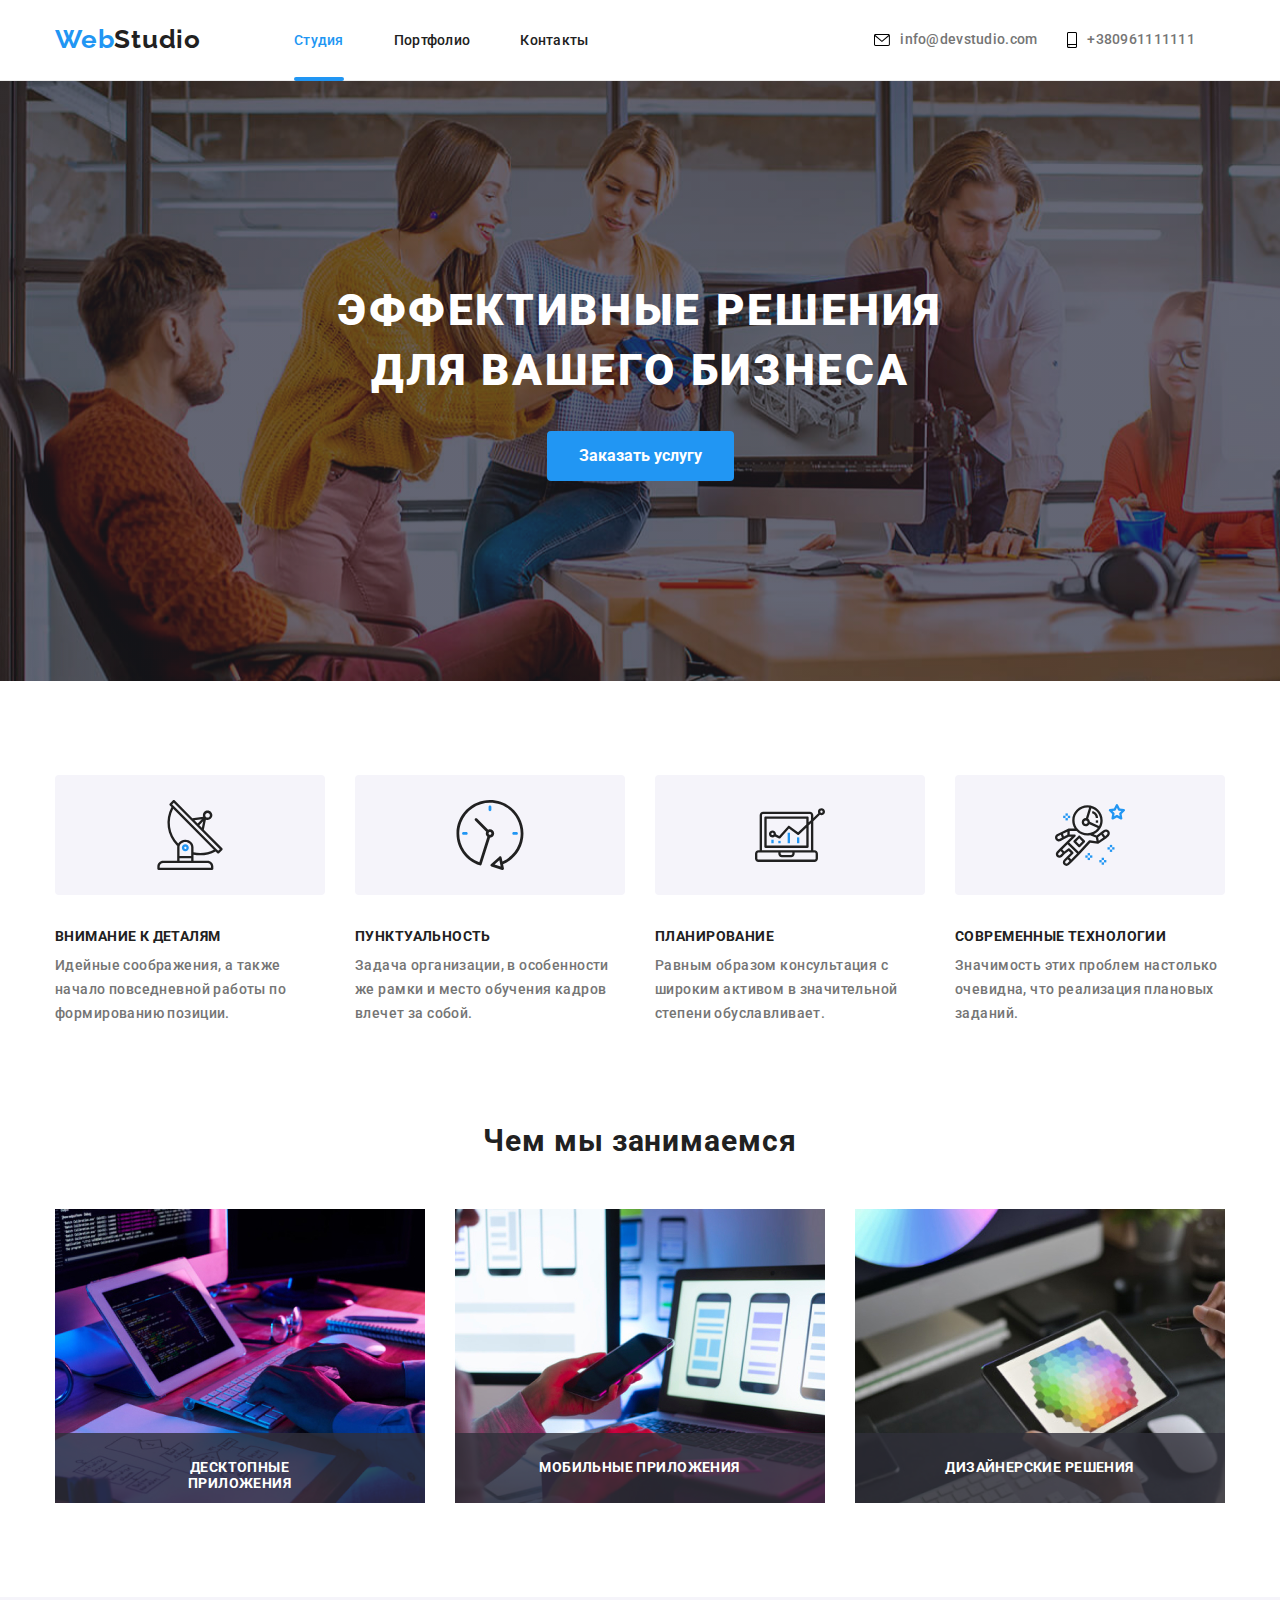
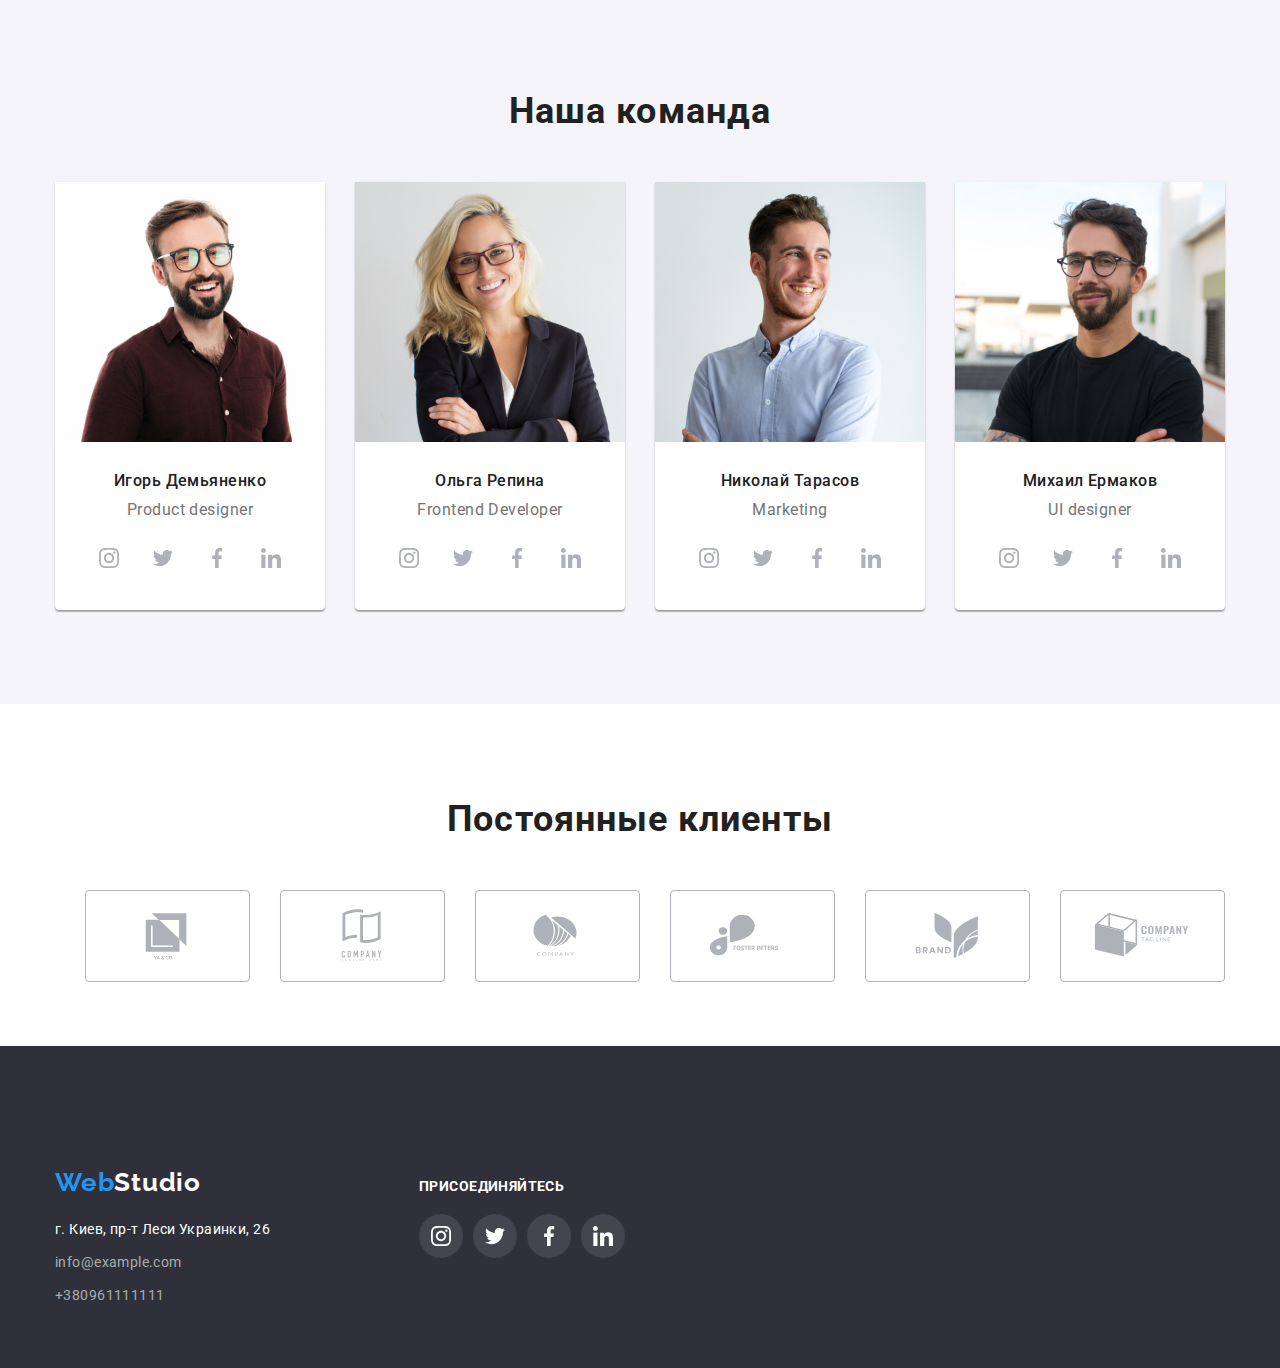
<file: index.html>
<!DOCTYPE html>
<html lang="en">
  <head>
    <meta charset="UTF-8" />
    <meta http-equiv="X-UA-Compatible" content="IE=edge" />
    <meta name="viewport" content="width=device-width, initial-scale=1.0" />
    <title>WebStudio</title>
    <link
      rel="stylesheet"
      href="https://cdnjs.cloudflare.com/ajax/libs/modern-normalize/1.0.0/modern-normalize.min.css"
    />
    <link rel="stylesheet" type="text/css" href="./css/styles.css" />

    <link rel="preconnect" href="https://fonts.googleapis.com" />
    <link rel="preconnect" href="https://fonts.gstatic.com" crossorigin />
    <link
      href="https://fonts.googleapis.com/css2?family=Raleway:wght@700&family=Roboto:wght@100;400;500;700;900&display=swap"
      rel="stylesheet"
    />
  </head>
  <body class="page">
    <!-- Header -->
    <header class="header">
      <div class="container header-container">
        <nav class="site-nav">
          <a href="./index.html" lang="en" class="logo">
            <span> Web</span>Studio
          </a>

          <ul class="site-nav">
            <li class="nav-item">
              <a href="./index.html" class="nav-link current"> Студия </a>
            </li>

            <li class="portfolio nav-item">
              <a href="./portfolio.html" class="nav-link">Портфолио</a>
            </li>
            <li class="contacts nav-item">
              <a href="" class="nav-link">Контакты</a>
            </li>
          </ul>
        </nav>

        <ul class="contact-list">
          <li class="contact-list-item">
            <a class="contact-link" href="mailto:info@devstudio.com"
              ><svg class="contact-icon" width="16" height="12">
                <use href="./images/sprite.svg#icon-envelope"></use>
              </svg>
              <span>info@devstudio.com</span>
            </a>
          </li>
          <li class="contact-list-item">
            <a href="" class="contact-link">
              <svg class="contact-icon" width="10" height="16">
                <use href="./images/sprite.svg#icon-smartphone"></use>
              </svg>
              <span>+380961111111</span>
            </a>
          </li>
        </ul>
      </div>
    </header>
    <main>
      <!-- HERO -->
      <section class="hero">
        <div class="container">
          <div class="hero-container">
            <h1 class="hero-text">Эффективные решения для вашего бизнеса</h1>
            <button class="button " data-modal-open type="button">Заказать услугу</button>

</div>
        </div>
      </section>

      <!-- OUR ADVANTAGES -->
      <section class="section advantages section-title">
        <div class="container">
          <!-- hidden heading -->
          <h2 hidden>Наши преймущества</h2>


          <ul class="advantages-list">
            <li class="advantages-item icon-antena">
              <!-- <div>
                <svg class="antena" width="270" height="120">
                  <use href="./images/antena.svg"></use>
                </svg>
              </div> -->
              <div class="our-advantages">
                <h3 class="advantages-title">Внимание к деталям</h3>
                <p class="advantages-text">
                  Идейные соображения, а также начало повседневной работы по
                  формированию позиции.
                </p>
              </div>
            </li>

            <li class="advantages-item icon-clock">
              <div class="our-advantages">
                <h3 class="advantages-title">Пунктуальность</h3>
                <p class="advantages-text">
                  Задача организации, в особенности же рамки и место обучения
                  кадров влечет за собой.
                </p>
              </div>
            </li>

            <li class="advantages-item icon-diagram">
              <div class="our-advantages">
                <h3 class="advantages-title">Планирование</h3>
                <p class="advantages-text">
                  Равным образом консультация с широким активом в значительной
                  степени обуславливает.
                </p>
              </div>
            </li>

            <li class="advantages-item icon-astronaut">
              <div class="our-advantages">
                <h3 class="advantages-title">Современные технологии</h3>
                <p class="advantages-text">
                  Значимость этих проблем настолько очевидна, что реализация
                  плановых заданий.
                </p>
              </div>
            </li>
          </ul>
        </div>
      </section>
      <!-- WHAT WE DO -->
      <section class="section what-we-do-title">
        <div class="container">
          <h2 class="what-we-do">Чем мы занимаемся</h2>
          <ul class="our-job">
            <li class="our-job-item list">
              <img
                class="img-1"
                src="./images/img-1.jpg"
                alt="Печатает на клавиатуре"
                width="370"
                height="294"
              />
              <p class="text-overlay">Десктопные приложения</p>
            </li>

            <li class="our-job-item list">
              <img
                class="img-2"
                src="./images/img-2.jpg"
                alt="Ноутбук и планшет"
                width="370"
                height="294"
              />
              <p class="text-overlay">Мобильные приложения</p>
            </li>

            <li class="our-job-item list">
              <img
                class="img-3"
                src="./images/img-3.jpg"
                alt="Планшет и цветовая форма"
                width="370"
                height="294"
              />
              <p class="text-overlay">Дизайнерские решения</p>
            </li>
          </ul>
        </div>
      </section>

      <section class="section team-section list">
        <!-- OUR TEAM -->
        <div class="container">
          <h2 class="heading-team">Наша команда</h2>
          <ul class="team-members">
            <li class="team-item">
            
                <img
                  src="./images/img-4.jpg"
                  alt="Игорь Демьяненко"
                  width="270"
                  height="260"
                />

                <div class="team-names">
                  <h3 class="item-name">Игорь Демьяненко</h3>
                  <p lang="en" class="item-job">Product designer</p>
                  <ul class="social-list">
                  <li class="social-list-item">
                    <a href="" class="social-list-link">
                      <svg class="social-list-icon" width="20" height="20">
                        <use href="./images/sprite.svg#icon-instagram-2"></use>
                      </svg>
                    </a>
                  </li>
                  <li class="social-list-item">
                    <a href="" class="social-list-link">
                      <svg class="social-list-icon" width="20" height="20">
                        <use href="./images/sprite.svg#icon-twitter-1"></use>
                      </svg>
                    </a>
                  </li>
                  <li class="social-list-item">
                    <a href="" class="social-list-link">
                      <svg class="social-list-icon" width="20" height="20">
                        <use href="./images/sprite.svg#icon-facebook-1"></use>
                      </svg>
                    </a>
                  </li>
                  <li class="social-list-item">
                    <a href="" class="social-list-link">
                      <svg class="social-list-icon" width="20" height="20">
                        <use href="./images/sprite.svg#icon-linkedin-1"></use>
                      </svg>
                    </a>
                  </li>
                </ul>
                </div>
              
            </li>

            <li class="team-item">
              <img
                src="./images/img-5.jpg"
                alt="Ольга Репина"
                width="270"
                height="260"
              />
              <div class="team-names">
                <h3 class="item-name">Ольга Репина</h3>
                <p lang="en" class="item-job">Frontend Developer</p>

                <ul class="social-list">
                  <li class="social-list-item">
                    <a href="" class="social-list-link">
                      <svg class="social-list-icon" width="20" height="20">
                        <use href="./images/sprite.svg#icon-instagram-2"></use>
                      </svg>
                    </a>
                  </li>
                  <li class="social-list-item">
                    <a href="" class="social-list-link">
                      <svg class="social-list-icon" width="20" height="20">
                        <use href="./images/sprite.svg#icon-twitter-1"></use>
                      </svg>
                    </a>
                  </li>
                  <li class="social-list-item">
                    <a href="" class="social-list-link">
                      <svg class="social-list-icon" width="20" height="20">
                        <use href="./images/sprite.svg#icon-facebook-1"></use>
                      </svg>
                    </a>
                  </li>
                  <li class="social-list-item">
                    <a href="" class="social-list-link">
                      <svg class="social-list-icon" width="20" height="20">
                        <use href="./images/sprite.svg#icon-linkedin-1"></use>
                      </svg>
                    </a>
                  </li>
                </ul>
              </div>
            </li>

            <li class="team-item">
              <img
                src="./images/img-6.jpg"
                alt="Николай Тарасов"
                width="270"
                height="260"
              />
              <div class="team-names">
                <h3 class="item-name">Николай Тарасов</h3>
                <p lang="en" class="item-job">Marketing</p>
                <ul class="social-list">
                  <li class="social-list-item">
                    <a href="" class="social-list-link">
                      <svg class="social-list-icon" width="20" height="20">
                        <use href="./images/sprite.svg#icon-instagram-2"></use>
                      </svg>
                    </a>
                  </li>
                  <li class="social-list-item">
                    <a href="" class="social-list-link">
                      <svg class="social-list-icon" width="20" height="20">
                        <use href="./images/sprite.svg#icon-twitter-1"></use>
                      </svg>
                    </a>
                  </li>
                  <li class="social-list-item">
                    <a href="" class="social-list-link">
                      <svg class="social-list-icon" width="20" height="20">
                        <use href="./images/sprite.svg#icon-facebook-1"></use>
                      </svg>
                    </a>
                  </li>
                  <li class="social-list-item">
                    <a href="" class="social-list-link">
                      <svg class="social-list-icon" width="20" height="20">
                        <use href="./images/sprite.svg#icon-linkedin-1"></use>
                      </svg>
                    </a>
                  </li>
                </ul>
              </div>
            </li>

            <li class="team-item">
              
                <img
                  src="./images/img-7.jpg"
                  alt="Михаил Ермаков"
                  width="270"
                  height="260"
                />
                <div class="team-names">
                  <h3 class="item-name">Михаил Ермаков</h3>
                  <p lang="en" class="item-job">UI designer</p>
                  <ul class="social-list">
                  <li class="social-list-item">
                    <a href="" class="social-list-link">
                      <svg class="social-list-icon" width="20" height="20">
                        <use href="./images/sprite.svg#icon-instagram-2"></use>
                      </svg>
                    </a>
                  </li>
                  <li class="social-list-item">
                    <a href="" class="social-list-link">
                      <svg class="social-list-icon" width="20" height="20">
                        <use href="./images/sprite.svg#icon-twitter-1"></use>
                      </svg>
                    </a>
                  </li>
                  <li class="social-list-item">
                    <a href="" class="social-list-link">
                      <svg class="social-list-icon" width="20" height="20">
                        <use href="./images/sprite.svg#icon-facebook-1"></use>
                      </svg>
                    </a>
                  </li>
                  <li class="social-list-item">
                    <a href="" class="social-list-link">
                      <svg class="social-list-icon" width="20" height="20">
                        <use href="./images/sprite.svg#icon-linkedin-1"></use>
                      </svg>
                    </a>
                  </li>
                </ul>
                    
                  </li>
                </ul>
              </div>
        </div>
      </section>

      <section class=" section our-clients">
        <div class="container">
          <h2 class="clients">Постоянные клиенты</h2>
          <ul class="clients-list">
            <li class="clients-item"><a href=""class="clients-link"><svg class="company-icon" width="106" height="60"><use  href="./images/sprite.svg#icon-Logo-ya-co">
            </use>
            </svg>
          </a>
        </li> 
            <li class="clients-item"><a href=""class="clients-link"><svg class="company-icon" width="106" height="60"><use href="./images/sprite.svg#icon-Logo-tag-line-here"></use></svg></a></li> 
            <li class="clients-item"><a href=""class="clients-link"><svg class="company-icon"width="106" height="60"><use href="./images/sprite.svg#icon-logo-company"></use></svg></a></li>
            <li class="clients-item"><a href=""class="clients-link"><svg class="company-icon" width="106" height="60"><use href="./images/sprite.svg#icon-Logo-peters"></use></svg></a></li> 
            <li class="clients-item"><a href=""class="clients-link"><svg class="company-icon" width="106" height="60"><use href="./images/sprite.svg#icon-Logo-brand"></use></svg></a></li> 
            <li class="clients-item"><a href=""class="clients-link"><svg class="company-icon"width="106" height="60"><use href="./images/sprite.svg#icon-Logo-Tag-Line"></use></svg></a></li>

          </ul>


        </div>

      </section>
    </main>

     <!-- FOOTER -->
    <footer>
      <div class="container footer-container">
        <div class="box">
          <div class="footer-address">
            <address>
              <a href="./index.html" lang="en" class="logo-footer">
                <span> Web</span>Studio
              </a>
              <ul class="footer-address">
                <li class="address-item">
                  <p class="address">г. Киев, пр-т Леси Украинки, 26</p>
                </li>

                <li class="address-item">
                  <a href="" class="email-foot-number">
                    <span> info@example.com</span></a
                  >
                </li>
                <li class="address-item">
                  <a href="" class="email-foot-number">+380961111111</a>
                </li>
              </ul>
            </address>
          </div>
          <div class="social-links-footer">
            <b class="title-footer">присоединяйтесь</b>
            <ul class="social-list-footer">
              <li class="social-item-footer">
                <a href="" class="social-link-footer">
                  <svg class="social-icon-footer" width="20" height="20">
                    <use href="./images/sprite.svg#icon-instagram-2"></use>
                  </svg>
                </a>
              </li>
              <li class="social-item-footer">
                <a href="" class="social-link-footer">
                  <svg class="social-icon-footer" width="20" height="20">
                    <use href="./images/sprite.svg#icon-twitter-1"></use>
                  </svg>
                </a>
              </li>
              <li class="social-item-footer">
                <a href="" class="social-link-footer">
                  <svg class="social-icon-footer" width="20" height="20">
                    <use href="./images/sprite.svg#icon-facebook-1"></use>
                  </svg>
                </a>
              </li>
              <li class="social-item-footer">
                <a href="" class="social-link-footer">
                  <svg class="social-icon-footer" width="20" height="20">
                    <use href="./images/sprite.svg#icon-linkedin-1"></use>
                  </svg>
                </a>
              </li>
            </ul>
          </div>
        </div>
      </div>
    </footer>
     <div class="backdrop is-hidden" data-modal>
        <div class="modal">
            <button type="button" class="close-btn" data-modal-close> <a href="">
              <svg class="btn-close-icon" width="11" height="11">
                <use href="./images/sprite.svg#icon-close"></use>
              </svg>
            </a> </button>
        </div>
    </div>

    <script src="./js/modal.js"></script>
</body>
  </body>
</html>
</file>
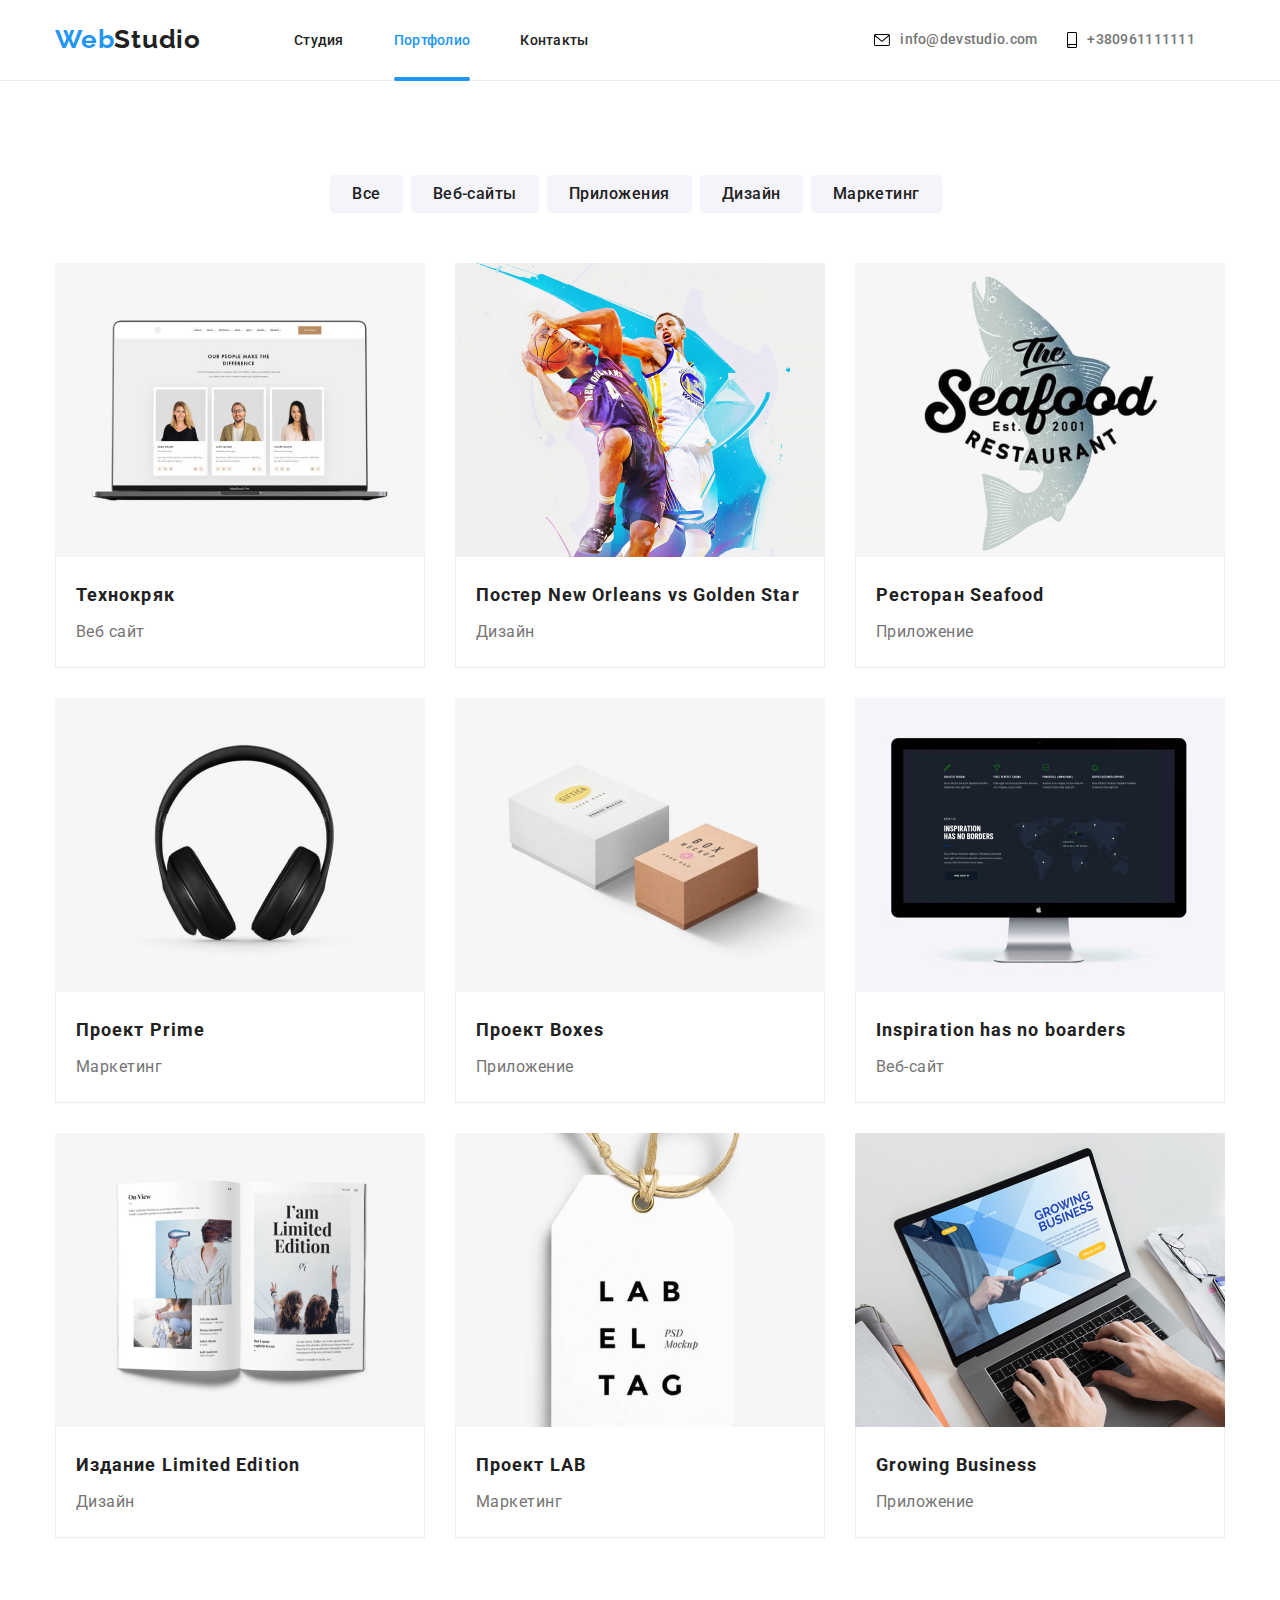
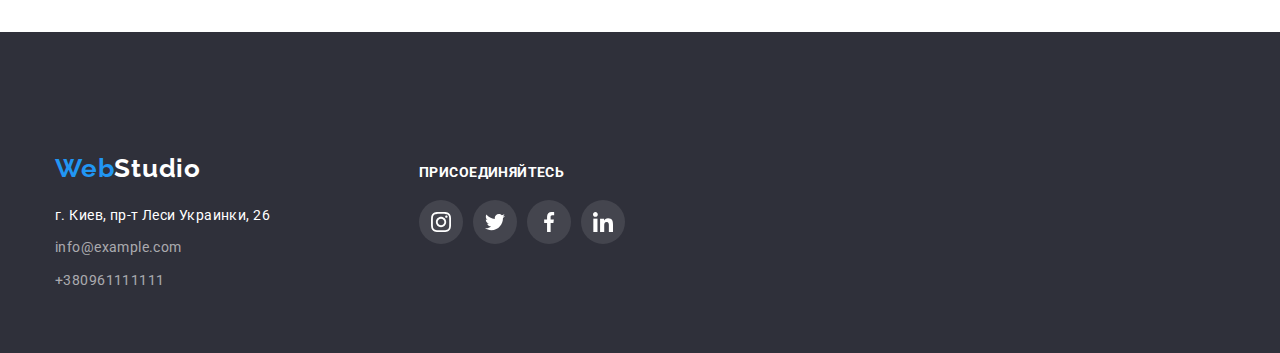
<file: portfolio.html>
<!DOCTYPE html>
<html lang="en">
  <head>
    <meta charset="UTF-8" />
    <meta http-equiv="X-UA-Compatible" content="IE=edge" />
    <meta name="viewport" content="width=device-width, initial-scale=1.0" />
    <title>Portfolio</title>

    <link
      rel="stylesheet"
      href="https://cdnjs.cloudflare.com/ajax/libs/modern-normalize/1.0.0/modern-normalize.min.css"
    />

    <link rel="preconnect" href="https://fonts.googleapis.com" />
    <link rel="preconnect" href="https://fonts.gstatic.com" crossorigin />
    <link
      href="https://fonts.googleapis.com/css2?family=Raleway:wght@700&family=Roboto:wght@100;400;500;700;900&display=swap"
      rel="stylesheet"
    />
    <link rel="stylesheet" type="text/css" href="./css/styles.css" />
  </head>
  <body>
    <!-- Header -->

    <header class="header">
      <div class="container header-container">
        <nav class="site-nav">
          <a href="./index.html" lang="en" class="logo">
            <span> Web</span>Studio
          </a>

          <ul class="site-nav">
            <li class="studio nav-item">
              <a href="./index.html" class="nav-link"> Студия </a>
            </li>

            <li class="portfolio nav-item">
              <a href="./portfolio.html" class="nav-link current">Портфолио</a>
            </li>
            <li class="contacts nav-item">
              <a href="" class="nav-link">Контакты</a>
            </li>
          </ul>
        </nav>

        <ul class="contact-list">
          <li class="contact-list-item">
            <a class="contact-link" href="mailto:info@devstudio.com"
              ><svg class="contact-icon email" width="16" height="12">
                <use href="./images/sprite.svg#icon-envelope"></use>
              </svg>
              <span>info@devstudio.com</span>
            </a>
          </li>
          <li class="contact-list-item">
            <a href="" class="contact-link">
              <svg class="contact-icon tel" width="10" height="16">
                <use href="./images/sprite.svg#icon-smartphone"></use>
              </svg>
              <span>+380961111111</span>
            </a>
          </li>
        </ul>
      </div>
    </header>
    <main>
      <section class="section">
        <!-- BUTTONS -->
        <div class="container">
          <h1 class="visually-hidden">Примеры работ</h1>
          <ul class="buttons">
            <li class="all-projects">
              <button class="modal-button" type="button">Все</button>
            </li>
            <li class="web-pages">
              <button class="modal-button" type="button">Веб-сайты</button>
            </li>
            <li class="app">
              <button class="modal-button">Приложения</button>
            </li>
            <li class="our-design">
              <button class="modal-button" type="button">Дизайн</button>
            </li>
            <li class="our-marketing">
              <button class="modal-button" type="button">Маркетинг</button>
            </li>
          </ul>

          <!-- WORKS -->

          <ul class="our-works">
            <li class="works-item">
              <a href="" class="works-link">
                <div class="img-overlay">
                  <img
                    src="./images-portfolio/img.jpg"
                    alt="Портфолио"
                    width="370"
                    height="294"
                  />
                  <p class="overlay overlay-text">
                    Технокряк это современная площадка распространения
                    коронавируса. Компании используют эту платформу для
                    цифрового шпионажа и атак на защищённые сервера конкурентов.
                  </p>
                </div>

                <div class="our-works-list">
                  <h3 class="item-title">Технокряк</h3>
                  <p lang="en" class="item-description">Веб сайт</p>
                </div>
              </a>
            </li>

            <li class="works-item">
              <a href="" class="works-link">
                <div class="img-overlay">
                  <img
                    src="./images-portfolio/img-2.jpg"
                    alt="Технокряк"
                    width="370"
                    height="294"
                  />
                  <p class="overlay overlay-text">
                    Технокряк это современная площадка распространения
                    коронавируса. Компании используют эту платформу для
                    цифрового шпионажа и атак на защищённые сервера конкурентов.
                  </p>
                </div>
                <div class="our-works-list">
                  <h3 class="item-title">Постер New Orleans vs Golden Star</h3>
                  <p class="item-description">Дизайн</p>
                </div>
              </a>
            </li>

            <li class="works-item">
              <a href="" class="works-link">
                <div class="img-overlay">
                  <img
                    src="./images-portfolio/img-3.jpg"
                    alt="Постер"
                    width="370"
                    height="294"
                  />
                  <p class="overlay overlay-text">
                    Технокряк это современная площадка распространения
                    коронавируса. Компании используют эту платформу для
                    цифрового шпионажа и атак на защищённые сервера конкурентов.
                  </p>
                </div>
                <div class="our-works-list">
                  <h3 class="item-title">Ресторан Seafood</h3>
                  <p class="item-description">Приложение</p>
                </div>
              </a>
            </li>

            <li class="works-item">
              <a href="" class="works-link">
                <div class="img-overlay">
                  <img
                    src="./images-portfolio/img-4.jpg"
                    alt="Проэкт Прайм"
                    width="370"
                    height="294"
                  />
                  <p class="overlay overlay-text">
                    Технокряк это современная площадка распространения
                    коронавируса. Компании используют эту платформу для
                    цифрового шпионажа и атак на защищённые сервера конкурентов.
                  </p>
                </div>
                <div class="our-works-list">
                  <h3 class="item-title">Проект Prime</h3>
                  <p class="item-description">Маркетинг</p>
                </div>
              </a>
            </li>

            <li class="works-item">
              <a href="" class="works-link">
                <div class="img-overlay">
                  <img
                    src="./images-portfolio/img-5.jpg"
                    alt="Коробки"
                    width="370"
                    height="294"
                  />
                  <p class="overlay overlay-text">
                    Технокряк это современная площадка распространения
                    коронавируса. Компании используют эту платформу для
                    цифрового шпионажа и атак на защищённые сервера конкурентов.
                  </p>
                </div>
                <div class="our-works-list">
                  <h3 class="item-title">Проект Boxes</h3>
                  <p class="item-description">Приложение</p>
                </div>
              </a>
            </li>

            <li class="works-item">
              <a href="" class="works-link">
                <div class="img-overlay">
                  <img
                    src=".//images-portfolio/img-6.jpg"
                    alt="Нет границам"
                    width="370"
                    height="294"
                  />
                  <p class="overlay overlay-text">
                    Технокряк это современная площадка распространения
                    коронавируса. Компании используют эту платформу для
                    цифрового шпионажа и атак на защищённые сервера конкурентов.
                  </p>
                </div>
                <div class="our-works-list">
                  <h3 class="item-title">Inspiration has no boarders</h3>
                  <p class="item-description">Веб-сайт</p>
                </div>
              </a>
            </li>

            <li class="works-item">
              <a href="" class="works-link">
                <div class="img-overlay">
                  <img
                    src="./images-portfolio/img-7.jpg"
                    alt="Дизайн Inspiration has no boarders"
                    width="370"
                    height="294"
                  />
                  <p class="overlay overlay-text">
                    Технокряк это современная площадка распространения
                    коронавируса. Компании используют эту платформу для
                    цифрового шпионажа и атак на защищённые сервера конкурентов.
                  </p>
                </div>
                <div class="our-works-list">
                  <h3 class="item-title">Издание Limited Edition</h3>
                  <p class="item-description">Дизайн</p>
                </div>
              </a>
            </li>

            <li class="works-item">
              <a href="" class="works-link">
                <div class="img-overlay">
                  <img
                    src="./images-portfolio/img-8.jpg"
                    alt=" LAB Проект"
                    width="370"
                    height="294"
                  />
                  <p class="overlay overlay-text">
                    Технокряк это современная площадка распространения
                    коронавируса. Компании используют эту платформу для
                    цифрового шпионажа и атак на защищённые сервера конкурентов.
                  </p>
                </div>
                <div class="our-works-list">
                  <h3 class="item-title">Проект LAB</h3>
                  <p class="item-description">Маркетинг</p>
                </div>
              </a>
            </li>

            <li class="works-item">
              <a href="" class="works-link">
                <div class="img-overlay">
                  <img
                    src="./images-portfolio/img-9.jpg"
                    alt="Растущий бизнес"
                    width="370"
                    height="294"
                  />
                  <p class="overlay overlay-text">
                    Технокряк это современная площадка распространения
                    коронавируса. Компании используют эту платформу для
                    цифрового шпионажа и атак на защищённые сервера конкурентов.
                  </p>
                </div>
                <div class="our-works-list">
                  <h3 class="item-title">Growing Business</h3>
                  <p class="item-description">Приложение</p>
                </div>
              </a>
            </li>
          </ul>
        </div>
      </section>
    </main>

    <!-- Footer -->

    <footer>
      <div class="container footer-container">
        <div class="box">
          <div class="footer-address">
            <address>
              <a href="./index.html" lang="en" class="logo-footer">
                <span> Web</span>Studio
              </a>
              <ul class="footer-address">
                <li class="address-item">
                  <p class="address">г. Киев, пр-т Леси Украинки, 26</p>
                </li>

                <li class="address-item">
                  <a href="" class="email-foot-number">
                    <span> info@example.com</span></a
                  >
                </li>
                <li class="address-item">
                  <a href="" class="email-foot-number">+380961111111</a>
                </li>
              </ul>
            </address>
          </div>
          <div class="social-links-footer">
            <b class="title-footer">присоединяйтесь</b>
            <ul class="social-list-footer">
              <li class="social-item-footer">
                <a href="" class="social-link-footer">
                  <svg class="social-icon-footer" width="20" height="20">
                    <use href="./images/sprite.svg#icon-instagram-2"></use>
                  </svg>
                </a>
              </li>
              <li class="social-item-footer">
                <a href="" class="social-link-footer">
                  <svg class="social-icon-footer" width="20" height="20">
                    <use href="./images/sprite.svg#icon-twitter-1"></use>
                  </svg>
                </a>
              </li>
              <li class="social-item-footer">
                <a href="" class="social-link-footer">
                  <svg class="social-icon-footer" width="20" height="20">
                    <use href="./images/sprite.svg#icon-facebook-1"></use>
                  </svg>
                </a>
              </li>
              <li class="social-item-footer">
                <a href="" class="social-link-footer">
                  <svg class="social-icon-footer" width="20" height="20">
                    <use href="./images/sprite.svg#icon-linkedin-1"></use>
                  </svg>
                </a>
              </li>
            </ul>
          </div>
        </div>
      </div>
    </footer>
  </body>
</html>
</file>
<file: css/styles.css>
:root {
  --title-text-color: #212121;
  --accent-color: #2196f3;
  --background-color: #ffffff;
  --primary-text-color: #757575;
  --button-color: #f5f4fa;
  --timing-function: cubic-bezier(0.4, 0, 0.2, 1);
}
.visually-hidden {
  position: absolute !important;
  clip: rect(1px 1px 1px 1px);
  clip: rect(1px, 1px, 1px, 1px);
  padding: 0 !important;
  border: 0 !important;
  height: 1px !important;
  width: 1px !important;
  overflow: hidden;
}

.container {
  width: 1200px;
  padding-right: 15px;
  padding-left: 15px;
  margin-left: auto;
  margin-right: auto;
}
.section {
  padding-bottom: 94px;
  padding-top: 94px;
}

/* .advantages {
  margin-bottom: 47px;
} */
html {
  box-sizing: border-box;
}
*,
*::after,
*::before {
  box-sizing: inherit;
}
h1,
h2,
h3,
p {
  margin-top: 0;
  margin-bottom: 0;
}
img {
  display: block;
}
body {
  color: var(--background-color);
}
ul {
  list-style: none;
  padding-left: 0;
  margin-top: 0;
  margin-bottom: 0;
}

a {
  text-decoration: none;
  color: inherit;
}

.list {
  margin: 0;
  padding: 0;
  list-style: none;
}
.header {
  /* top line bg */
  color: var(--background-color);
  border-bottom: 1px solid #ececec;
  margin-left: auto;
  margin-right: auto;
}
.header-container {
  display: flex;
  align-items: center;
}

.logo {
  /* WebStudio */
  line-height: 1.1;
  font-family: Raleway;
  font-weight: 700;
  font-size: 26px;
  letter-spacing: 0.03em;
  color: #212121;
}
.logo {
  padding-top: 24px;
  margin-right: 93px;
  padding-bottom: 25px;
}
.logo span {
  color: var(--accent-color);
  text-decoration: none;
  line-height: 1.1;
  font-weight: 700;
}
.site-nav {
  display: flex;
  align-items: center;
}
.nav-item:not(:last-child) {
  margin-right: 50px;
}
.nav-link {
  font-family: Roboto;
  font-weight: 500;
  font-size: 14px;
  line-height: 1.1;
  letter-spacing: 0.02em;
  color: var(--title-text-color);
  text-decoration: none;
  transition: color 250ms var(--timing-function);
}
.nav-link:hover,
.nav-link:focus {
  color: var(--accent-color);
}
.nav-item {
  position: relative;
}
.current {
  color: var(--accent-color);
}
.current::after {
  display: block;
  position: absolute;
  content: "";
  width: 100%;
  height: 4px;
  background: #2196f3;
  border-radius: 2px;
  bottom: -32px;
}
.contact-list {
  display: flex;
  align-items: center;
  margin-left: auto;
}
.contact-list {
  /* info@devstudio.com */
  /* +38 096 111 11 11 */
  font-family: Roboto;
  font-weight: 500;
  font-size: 14px;
  line-height: 1.1;
  letter-spacing: 0.02em;
  text-decoration: none;
  color: var(--primary-text-color);
}
/* .envelope-icon {
  margin-right: 10px;
  fill: currentColor;
} */
.contact-link {
  display: flex;
  align-items: center;
  transition: color 250ms var(--timing-function);
}
.contact-icon {
  transition: fill 250ms var(--timing-function);
}
.contact-list-item {
  margin-right: 30px;
  padding-top: 32px;
  padding-bottom: 32px;
}

.contact-link:hover,
.contact-link:focus {
  color: var(--accent-color);
}
.contact-icon {
  margin-right: 10px;
}
.contact-link:hover .contact-icon,
.contact-link:focus .contact-icon {
  fill: var(--accent-color);
}

/* ===============HERO=============== */
.hero-container {
  display: flex;
  align-items: center;
  max-width: 630px;
  margin-left: auto;
  margin-right: auto;
  flex-direction: column;
}
.hero-text {
  font-family: Roboto;
  font-weight: 900;
  font-size: 44px;
  line-height: 1.36;
  text-align: center;
  letter-spacing: 0.06em;
  text-transform: uppercase;
  color: #ffffff;
  margin-bottom: 30px;
}
.hero {
  /* background-color: #2f303a; */
  padding-top: 200px;
  padding-bottom: 200px;
}
.hero {
  background-image: linear-gradient(
      to right,
      rgba(47, 48, 58, 0.4),
      rgba(47, 48, 58, 0.4)
    ),
    url("../images/Img.png");
  background-size: cover;
  background-color: #2f303a;
}
.button {
  /* bg */
  background: var(--accent-color);
  border: none;
  text-decoration: none;
  font-family: Roboto;
  font-style: normal;
  font-weight: bold;
  font-size: 16px;
  line-height: 1.87;
  color: var(--background-color);
  transition: background-color 250ms var(--timing-function);
}
.button {
  padding: 10px 32px;
  border-radius: 4px;
}
.button:hover,
.button:focus {
  background-color: #188ce8;
}
/* ====================END HERO==================== */

/* ====================OUR ADVANTAGES==================== */

.advantages {
  padding-bottom: 47px;
}
.advantages-list {
  display: flex;
  align-items: center;
  flex-direction: row;
  margin-top: -30px;
  margin-left: -30px;
}
.advantages-item {
  margin-left: 30px;
  margin-top: 30px;
}
.advantages-item {
  flex-basis: calc((100% - 120px) / 4);
}
.advantages-item::before {
  display: inline-block;
  content: "";
  width: 270px;
  height: 120px;
  background-size: contain;
  background-repeat: no-repeat;
  background-position: center;
  margin-bottom: 30px;
}
.icon-antena::before {
  background-image: url(../images/antena.svg);
}
.icon-clock::before {
  background-image: url(../images/clock.svg);
}
.icon-diagram::before {
  background-image: url(../images/diagram.svg);
}
.icon-astronaut::before {
  background-image: url(../images/astronaut.svg);
}
.advantages-title {
  font-family: Roboto;
  font-weight: 700;
  font-size: 14px;
  line-height: 1.1;
  letter-spacing: 0.03em;
  text-transform: uppercase;
  color: #212121;
  margin-bottom: 10px;
}
.advantages-text {
  font-family: Roboto;
  font-weight: 500;
  font-size: 14px;
  line-height: 1.7;
  letter-spacing: 0.03em;
  color: var(--primary-text-color);
  width: 270px;
}
/* ===================END OF ADVANTAGES=================== */

/* ===================WHAT WE DO=================== */
.what-we-do {
  margin-bottom: 47px;
}
.what-we-do-title {
  padding-top: 47px;
}
.our-job {
  display: flex;
  flex-wrap: wrap;
  margin-top: -30px;
  margin-left: -30px;
}
.our-job-item {
  margin-top: 30px;
  margin-left: 30px;
}
.our-job-item {
  flex-basis: calc((100% - 90px) / 3);
}
.what-we-do {
  font-family: Roboto;
  font-weight: 700;
  font-size: 30px;
  line-height: 1.4;
  text-align: center;
  letter-spacing: 0.03em;
  color: var(--title-text-color);
}

.our-job-item {
  position: relative;
}
.text-overlay {
  position: absolute;
  left: 0;
  width: 100%;
  height: 70px;
  bottom: 0;
  background: rgba(47, 48, 58, 0.8);
  font-family: Roboto;
  font-weight: 700;
  font-size: 14px;
  line-height: 1.14;
  text-align: center;
  letter-spacing: 0.03em;
  text-transform: uppercase;
  color: var(--background-color);
  padding: 27px 83px 27px 82px;
}
/* =================== END WHAT WE DO=================== */

/* ===================OUR TEAM=================== */
.our-team {
  display: flex;
  flex-wrap: wrap;
  margin-top: -30px;
  margin-left: -30px;
}
.team-item {
  background: #ffffff;
  /* material shadow v1 */

  box-shadow: 0px 1px 3px rgba(0, 0, 0, 0.12), 0px 1px 1px rgba(0, 0, 0, 0.14),
    0px 2px 1px rgba(0, 0, 0, 0.2);
  border-radius: 0px 0px 4px 4px;
}
.heading-team {
  margin-bottom: 50px;
}
.our-team {
  background: #f5f4fa;
}
.team-names {
  padding-top: 30px;
  padding-bottom: 30px;
}
.item-job {
  margin-bottom: 16px;
}
.heading-team {
  font-family: Roboto;
  font-weight: bold;
  font-size: 36px;
  line-height: 1.16;
  text-align: center;
  letter-spacing: 0.03em;
  color: #212121;
}
.team-members {
  display: flex;
  text-align: center;
  justify-content: space-between;
}
.team-section {
  /* Section bg */
  background: #f5f4fa;
  padding-top: 94px;
  padding-bottom: 94px;
}
.item-name {
  font-family: Roboto;
  font-weight: 500;
  font-size: 16px;
  line-height: 1.18;
  margin-bottom: 10px;
  letter-spacing: 0.03em;
  color: var(--title-text-color);
  margin-bottom: 10px;
}
.item-job {
  font-family: Roboto;
  font-weight: normal;
  font-size: 16px;
  line-height: 1.18;
  letter-spacing: 0.03em;
  color: var(--primary-text-color);
}

footer {
  background: #2f303a;
}
.footer-container {
  padding-top: 60px;
  padding-bottom: 60px;
}
.logo-footer {
  /* WebStudio */
  font-family: Raleway;
  font-weight: bold;
  font-size: 26px;
  line-height: 1.19;
  letter-spacing: 0.03em;
  text-decoration: none;
  color: var(--background-color);
  display: inline-block;
  margin-bottom: 20px;
  font-style: normal;
}

.logo-footer span {
  /* WebStudio */
  color: var(--accent-color);
  text-decoration: none;
  font-style: normal;
}
.address {
  display: flex;
}
.address {
  /* г. Киев, пр-т Леси Украинки, 26 */
  font-family: Roboto;
  font-weight: normal;
  font-size: 14px;
  line-height: 1.7;
  letter-spacing: 0.03em;
  color: var(--background-color);
  text-decoration: none;
  font-style: normal;
}
.address-item:not(:last-child) {
  margin-bottom: 9px;
}

.email-foot-number {
  /* info@example.com */
  /* +38 099 111 11 11 */
  font-family: Roboto;

  font-weight: normal;
  font-size: 14px;
  line-height: 1.7;
  letter-spacing: 0.03em;
  font-style: normal;
  color: rgba(255, 255, 255, 0.6);
  text-decoration: none;
}
/* =====================END OF STUDIO===================== */

/* ===========PORTFOLIO=========== */
.buttons {
  display: flex;
  align-items: center;
  justify-content: center;
  margin-bottom: 50px;
}

.all-button {
  /* Все */
  font-family: Roboto;
  font-style: normal;
  font-weight: 500;
  font-size: 16px;
  line-height: 1.6;
  text-align: center;
  letter-spacing: 0.03em;
  color: var(--title-text-color);
  background-color: var(--button-color);
}
.modal-button {
  border: none;
  padding: 6px 22px;
  margin-right: 8px;
}
.modal-button {
  font-family: Roboto;
  font-style: normal;
  font-weight: 500;
  font-size: 16px;
  line-height: 1.62;
  text-align: center;
  letter-spacing: 0.03em;
  color: var(--title-text-color);
  background-color: #f5f4fa;
  border-radius: 4px;
  transition: background-color 250ms var(--timing-function);
}
.modal-button:hover,
.modal-button:focus {
  color: var(--background-color);
  background-color: var(--accent-color);
  box-shadow: 0px 3px 1px rgba(0, 0, 0, 0.1), 0px 1px 2px rgba(0, 0, 0, 0.08),
    0px 2px 2px rgba(0, 0, 0, 0.12);
  border-radius: 4px;
}
.our-works {
  display: flex;
  flex-wrap: wrap;
  margin-top: -30px;
  margin-left: -30px;
}
.works-item {
  margin-top: 30px;
  margin-left: 30px;
  flex-basis: calc((100% - 90px) / 3);
}
.our-works-links {
  font-family: Roboto;
  font-weight: bold;
  font-size: 18px;
  line-height: 2;
  /* identical to box height, or 200% */
  letter-spacing: 0.06em;

  color: var(--title-text-color);
}
.item-title {
  font-family: Roboto;
  font-weight: bold;
  font-size: 18px;
  line-height: 2;
  letter-spacing: 0.06em;

  color: var(--title-text-color);
}
.item-description {
  /* Веб-сайт */
  font-family: Roboto;
  font-size: 16px;
  line-height: 1.87;
  letter-spacing: 0.03em;
  color: var(--primary-text-color);
}
.works-item {
  background-color: #ffffff;
}
.our-works-list {
  border-left: 1px solid #eeeeee;
  border-right: 1px solid #eeeeee;
  border-bottom: 1px solid #eeeeee;
  padding: 20px;
}
.works-link {
  display: block;
  transition: box-shadow 250ms var(--timing-function);
}
.works-link:hover,
.works-link:focus {
  box-shadow: 0px 1px 1px rgba(0, 0, 0, 0.12), 0px 4px 4px rgba(0, 0, 0, 0.06),
    1px 4px 6px rgba(0, 0, 0, 0.16);
}
.item-title {
  margin-bottom: 4px;
}
/* .item-description {
  margin-bottom: 20px;
} */
/* =====================END OF PORTFOLIO===================== */
.social-list {
  display: flex;
  justify-content: center;
  margin-left: 32px;
  margin-right: 32px;
}

.social-list-link {
  display: flex;
  justify-content: center;
  align-items: center;
  width: 44px;
  height: 44px;
  border-radius: 50%;
  background-color: #ffffff;
  transition: background-color 250ms var(--timing-function);
}
.social-list-item:not(:last-child) {
  margin-right: 10px;
}

.social-list-icon {
  fill: #afb1b8;
}

.social-list-link:hover,
.social-list-link:focus {
  background-color: var(--accent-color);
}

.social-list-link:hover .social-list-icon,
.social-list-link:focus .social-list-icon {
  fill: #ffffff;
}
/* .social-list-item {
  padding-bottom: 30px;
} */
/* .footer-address {
  display: flex;
  align-items: center;
} */
.footer-container {
  display: flex;
  align-items: center;
}
.social-list-footer {
  display: flex;
  align-items: center;
}
.title-footer {
  font-family: Roboto;
  font-style: normal;
  font-weight: bold;
  font-size: 14px;
  line-height: 16px;
  letter-spacing: 0.03em;
  text-transform: uppercase;

  color: #ffffff;
}

.social-list {
  display: flex;
  justify-content: center;
  margin-left: 32px;
  margin-right: 32px;
}

.social-link-footer {
  display: flex;
  justify-content: center;
  align-items: center;
  width: 44px;
  height: 44px;
  border-radius: 50%;
  background-color: rgba(255, 255, 255, 0.1);
  transition: background-color 250ms var(--timing-function);
}
.social-item-footer:not(:last-child) {
  margin-right: 10px;
}
.social-icon-footer {
  fill: #ffffff;
}
.social-link-footer:hover,
.social-link-footer:focus {
  background-color: var(--accent-color);
}
.social-link-footer:hover .social-icon-footer,
.social-link-footer:focus .social-icon-footer {
  fill: #ffffff;
}
.title-footer {
  margin-top: 72px;
  margin-left: 70px;
}
.social-list-footer {
  margin-top: 20px;
  margin-left: 70px;
}
.clients {
  font-family: Roboto;
  font-style: normal;
  font-weight: bold;
  font-size: 36px;
  line-height: 42px;
  text-align: center;
  letter-spacing: 0.03em;
  color: #212121;
  margin-bottom: 50px;
}
.clients-list {
  display: flex;
  align-items: center;
  margin-top: -30px;
  margin-bottom: -30px;
}
.clients-item {
  flex-basis: calc((100% - 180px) / 6);
  margin-left: 30px;
  margin-top: 30px;
}

.clients-link {
  color: #afb1b8;
  display: flex;
  width: 100%;
  height: 92px;
  border: 1px solid #afb1b8;
  box-sizing: border-box;
  border-radius: 4px;
  justify-content: center;
  align-items: center;
  text-decoration: none;
  transition: color 250ms var(--timing-function);
}
.company-icon {
  display: inline-block;
  fill: currentColor;
}
.clients-link:hover,
.clients-link:focus {
  color: var(--accent-color);
  border: 1px solid #2196f3;
}

/* .clients-list {
  padding-bottom: 94px;
} */

/* ==============MODAL============== */
.backdrop {
  position: fixed;
  top: 0;
  left: 0;
  z-index: 100;
  width: 100%;
  height: 100%;
  background-color: rgba(0, 0, 0, 0.5);

  opacity: 1;
  visibility: visible;
  pointer-events: auto;

  transition: opacity 250ms linear, visibility 250ms linear;
}

.backdrop.is-hidden {
  opacity: 0;
  visibility: hidden;
  pointer-events: none;
}

.modal {
  position: absolute;
  top: 50%;
  left: 50%;
  transform: translate(-50%, -50%);
  width: 528px;
  height: 581px;
  background-color: #ffffff;
}

.btn-close-icon {
  fill: #000000;
}
.close-btn {
  position: absolute;
  top: 8px;
  right: 8px;
  width: 30px;
  height: 30px;
  border-radius: 50%;
  background: #ffffff;
  border: 1px solid rgba(0, 0, 0, 0.1);
  cursor: pointer;
  padding: 0;
}

/* ==============MODAL============== */
.box {
  display: flex;
  justify-content: space-between;
  align-items: baseline;
  flex-basis: calc((100% - 30px) / 2);
}
.footer-address {
  flex-basis: calc((100% - 30px) / 2);
}
.social-links-footer {
  flex-basis: calc((100% - 30px) / 2);
}
.title-footer {
  display: flex;
  margin-bottom: 20px;
}
/* ==============MODAL============== */

/* =========OVERLAY========= */
.img-overlay {
  position: relative;
  overflow: hidden;
}
.overlay {
  display: inline-block;
  position: absolute;

  top: 0;
  left: 0;
  width: 100%;
  height: 100%;
  background-color: rgba(33, 150, 243, 0.9);
  transform: translateY(100%);
  transition: transform 250ms var(--timing-function);
}
.overlay-text {
  font-family: Roboto;
  font-size: 18px;
  line-height: 1.56;
  letter-spacing: 0.03em;
  color: #ffffff;
  padding: 63px 24px 63px 24px;
}

.works-link:hover .works-item,
.works-link:focus .works-item {
  box-shadow: 0px 1px 1px rgba(0, 0, 0, 0.12), 0px 4px 4px rgba(0, 0, 0, 0.06),
    1px 4px 6px rgba(0, 0, 0, 0.16);
}

.works-link:hover .overlay,
.works-link:focus .overlay {
  overflow: visible;
  transform: translateY(0%);
}
</file>
